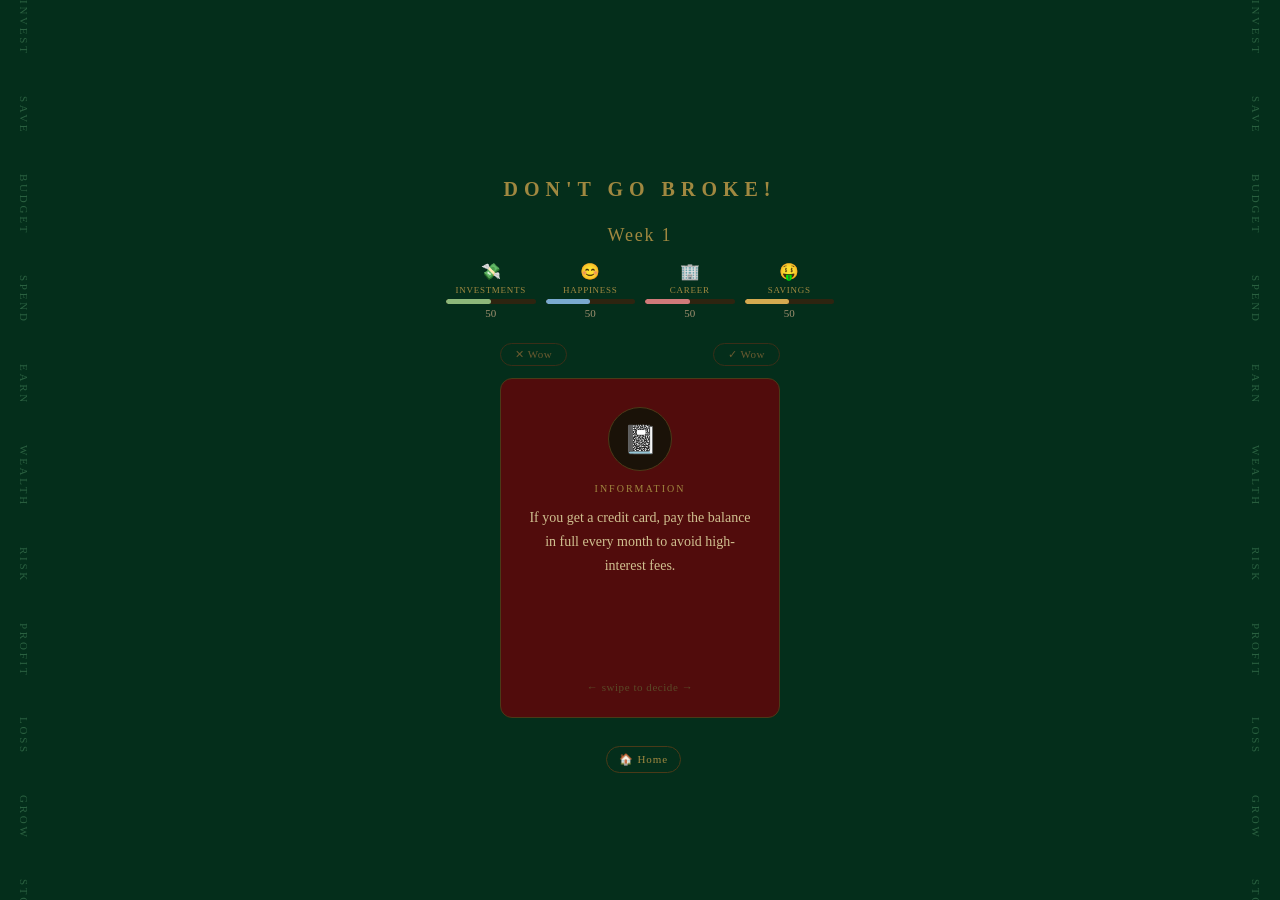
<file: game.html>
<!DOCTYPE html>
<html lang="en">
<head>
  <meta charset="UTF-8" />
  <meta name="viewport" content="width=device-width, initial-scale=1.0" />


  <title>Play Game</title>
  <link rel="icon" href="tab-pic.png" type="image/png">


  <style>

    /* =============================================
       RESET & BASE
    ============================================= */
    * {
      box-sizing: border-box;
      margin: 0;
      padding: 0;
    }

    body {
      font-family: Georgia, 'Times New Roman', serif;
      background: #042e1b;
      color: #f0e6c8;
      min-height: 100vh;
      display: flex;
      align-items: center;
      justify-content: center;
    }

    /* =============================================
       LAYOUT WRAPPER
    ============================================= */
    #app {
      position: relative; /* <--- ADD THIS LINE */
      width: 100%;
      max-width: 420px;
      padding: 3rem 1rem 2rem; /* <--- OPTIONAL: change top padding to 3rem so the button doesn't overlap the title */
      display: flex;
      flex-direction: column;
      align-items: center;
    }

    /* --- ADD THIS NEW BLOCK --- */
    #home-btn {
      position: absolute;
      top: 38.5rem;
      left: 11rem;
      padding: 6px 12px;
      border-radius: 15px;
      border: 1px solid #4a3a18;
      background: transparent;
      color: #a08840;
      font-size: 11px;
      font-family: Georgia, serif;
      letter-spacing: 0.08em;
      cursor: pointer;
      text-decoration: none;
      transition: background 0.2s, color 0.2s;
    }

    #home-btn:hover {
      background: #2a1e08;
      color: #d0aa60;
    }

    /* =============================================
       HEADER / TITLE
    ============================================= */
    #title {
      font-size: 20px;
      letter-spacing: 0.3em;
      text-transform: uppercase;
      color: #a08840;
      margin-bottom: 1.5rem;
    }

    /* =============================================
       SIDE SCROLLING TEXT BANNERS
    ============================================= */
    .side-banner {
      position: fixed;
      top: 0;
      width: 48px;
      height: 100vh;
      overflow: hidden;
      display: flex;
      align-items: flex-start;
      justify-content: center;
      pointer-events: none;
      z-index: 10;
    }

    .side-banner.left  { left: 0; }
    .side-banner.right { right: 0; }

    .banner-track {
      display: flex;
      flex-direction: column;
      gap: 2.5rem;
      animation: scroll-down 18s linear infinite;
      white-space: nowrap;
    }

    /* Right banner scrolls upward */
    .side-banner.right .banner-track {
      animation: scroll-up 18s linear infinite;
    }

    .banner-word {
      font-size: 11px;
      letter-spacing: 0.25em;
      text-transform: uppercase;
      color: #2a6040;
      writing-mode: vertical-rl;
      text-orientation: mixed;
      font-family: Georgia, serif;
    }

    @keyframes scroll-down {
      0%   { transform: translateY(-50%); }
      100% { transform: translateY(0%); }
    }

    @keyframes scroll-up {
      0%   { transform: translateY(0%); }
      100% { transform: translateY(-50%); }
    }
    /* =============================================
       YEAR COUNTER
    ============================================= */
    #year-counter {
      font-size: 18px;
      color: #a08840;
      margin-bottom: 1rem;
      letter-spacing: 0.1em;
    }

    /* =============================================
       STAT BARS (Investments / Happiness / Carrer / Saving)
    ============================================= */
    #stats {
      display: flex;
      gap: 10px;
      width: 100%;
      margin-bottom: 1.5rem;
    }

    .stat {
      flex: 1;
      display: flex;
      flex-direction: column;
      align-items: center;
    }

    .stat-icon {
      font-size: 16px;
      margin-bottom: 4px;
    }

    .stat-label {
      font-size: 9px;
      letter-spacing: 0.08em;
      text-transform: uppercase;
      color: #a08840;
      margin-bottom: 4px;
      font-family: Georgia, serif;
    }

    .stat-bar-bg {
      width: 100%;
      height: 5px;
      background: #2e2410;
      border-radius: 3px;
      overflow: hidden;
    }

    .stat-bar {
      height: 100%;
      border-radius: 3px;
      transition: width 0.4s ease;
    }

    /* Each stat bar has its own colour */
    .stat-bar.investments   { background: #8db87a; }
    .stat-bar.happiness   { background: #7aaad0; }
    .stat-bar.career     { background: #d07a7a; }
    .stat-bar.savings { background: #d4aa50; }

    .stat-val {
      font-size: 11px;
      margin-top: 3px;
      color: #a09070;
    }

    /* =============================================
       CHOICE LABELS (shown left / right of card)
    ============================================= */
    #choice-labels {
      display: flex;
      justify-content: space-between;
      width: 280px;
      margin-bottom: 0.75rem;
    }

    .choice-label {
      font-size: 11px;
      padding: 4px 14px;
      border-radius: 20px;
      border: 1px solid #3a2e18;
      color: #6a5a30;
      letter-spacing: 0.05em;
      transition: background 0.2s, color 0.2s, border-color 0.2s;
      font-family: Georgia, serif;
    }

    .choice-label.active-no {
      background: #3a1a1a;
      color: #d07a7a;
      border-color: #a04040;
    }

    .choice-label.active-yes {
      background: #1a3020;
      color: #8db87a;
      border-color: #508050;
    }

    /* =============================================
       CARD AREA  (the draggable card sits here)
    ============================================= */
    #card-area {
      position: relative;
      width: 280px;
      height: 340px;
      margin-bottom: 1.25rem;
    }

    #card {
      position: absolute;
      width: 100%;
      height: 100%;

      /* Parchment look */
      background: #510c0c;
      border: 1px solid #4a3a18;
      border-radius: 12px;
      padding: 1.75rem 1.5rem 1.5rem;

      display: flex;
      flex-direction: column;
      align-items: center;

      cursor: grab;
      transition: transform 0.15s ease, opacity 0.15s ease;
      will-change: transform;
    }

    #card.dragging {
      cursor: grabbing;
      transition: none; /* disable transition while dragging for responsiveness */
    }

    /* Portrait circle */
    .card-portrait {
      width: 64px;
      height: 64px;
      border-radius: 50%;
      background: #1a1208;
      border: 1px solid #4a3a18;
      display: flex;
      align-items: center;
      justify-content: center;
      font-size: 28px;
      margin-bottom: 0.75rem;
    }

    .card-name {
      font-size: 10px;
      letter-spacing: 0.2em;
      text-transform: uppercase;
      color: #a08840;
      margin-bottom: 0.75rem;
    }

    .card-text {
      font-size: 14px;
      line-height: 1.7;
      text-align: center;
      color: #d0c090;
      flex: 1;
    }

    /* Subtle hint shown on first card */
    #swipe-hint {
      font-size: 11px;
      margin-top: 0.75rem;
      color: #5a4a28;
      letter-spacing: 0.05em;
      opacity: 0;
      transition: opacity 0.4s;
    }

    #swipe-hint.visible {
      opacity: 1;
    }

    /* =============================================
       DEATH / GAME OVER SCREEN
    ============================================= */
    #death-screen {
      display: none;          /* hidden until triggered */
      flex-direction: column;
      align-items: center;
      text-align: center;
      padding: 2rem 1rem;
      min-height: 460px;
      justify-content: center;
    }

    #death-skull {
      font-size: 52px;
      margin-bottom: 1rem;
    }

    #death-title {
      font-size: 20px;
      font-weight: normal;
      margin-bottom: 0.75rem;
      color: #f0e6c8;
    }

    #death-reason {
      font-size: 14px;
      color: #8a7a50;
      line-height: 1.8;
      max-width: 280px;
      margin-bottom: 2rem;
    }

    #restart-btn {
      padding: 10px 28px;
      border-radius: 20px;
      border: 1px solid #4a3a18;
      background: transparent;
      color: #a08840;
      font-size: 13px;
      font-family: Georgia, serif;
      letter-spacing: 0.08em;
      cursor: pointer;
      transition: background 0.2s, color 0.2s;
    }

    #restart-btn:hover {
      background: #2a1e08;
      color: #d0aa60;
    }

  </style>
</head>
<body>

<audio id="game-over-sound">
  <source src="faah-sound.mp3" type="audio/mpeg">
</audio>

<audio id="swipe-sound">
  <source src="ka-ching.mp3" type="audio/mpeg">
</audio>

<audio id="click-sound">
  <source src="click sound.mp3" type="audio/mpeg">
</audio>

<script>
  // Grab the click audio element
  const clickSound = document.getElementById('click-sound');

  // Listen for a click ANYWHERE on the entire webpage
  document.body.addEventListener('click', function(event) {
    
    // 1. Always play the sound, no matter what they clicked
    clickSound.currentTime = 0; 
    clickSound.play();

    // 2. Check if the thing they clicked was a link (an <a> tag)
    // .closest('a') ensures it counts even if they click an image inside a link
    const targetLink = event.target.closest('a');

    // 3. If it WAS a link, do the delay trick so the sound has time to play
    if (targetLink && targetLink.href) {
      
      // Stop the instant page load
      event.preventDefault(); 
      
      // Get the URL
      const destination = targetLink.href;

      // Wait 300 milliseconds, then load the new page
      setTimeout(function() {
        window.location.href = destination;
      }, 300); 
    }
    
    // If it WASN'T a link, the code just naturally stops here, 
    // the sound plays, and they stay on the current page.
  });
</script>



<script>
  // This listens for the very first click anywhere on the page
  document.body.addEventListener('click', function() {
    var audio = document.getElementById("bg-music");
    // If the audio is paused (blocked by browser), this click will force it to play
    if (audio.paused) {
      audio.play();
    }
  }, { once: true }); // The 'once: true' ensures this only triggers on the first click
</script>

  <!-- LEFT BANNER -->
  <div class="side-banner left">
    <div class="banner-track" id="left-track"></div>
  </div>

  <!-- RIGHT BANNER -->
  <div class="side-banner right">
    <div class="banner-track" id="right-track"></div>
  </div>
  <!-- =============================================
       MAIN GAME VIEW
  ============================================= -->
  <div id="app">
    <a href="homepage.html" id="home-btn">🏠 Home</a>

    <div id="title"> <b>DON'T GO BROKE!</b> </div>
    <div id="year-counter">Week 1</div>

    <!-- STAT BARS -->
    <div id="stats">
      <div class="stat">
        <div class="stat-icon">💸</div>
        <div class="stat-label">Investments</div>
        <div class="stat-bar-bg">
          <div class="stat-bar investments" id="bar-investments" style="width: 50%"></div>
        </div>
        <div class="stat-val" id="val-investments">50</div>
      </div>

      <div class="stat">
        <div class="stat-icon">😊</div>
        <div class="stat-label">Happiness</div>
        <div class="stat-bar-bg">
          <div class="stat-bar happiness" id="bar-happiness" style="width: 50%"></div>
        </div>
        <div class="stat-val" id="val-happiness">50</div>
      </div>

      <div class="stat">
        <div class="stat-icon">🏢</div>
        <div class="stat-label">career</div>
        <div class="stat-bar-bg">
          <div class="stat-bar career" id="bar-career" style="width: 50%"></div>
        </div>
        <div class="stat-val" id="val-career">50</div>
      </div>

      <div class="stat">
        <div class="stat-icon">🤑</div>
        <div class="stat-label">Savings</div>
        <div class="stat-bar-bg">
          <div class="stat-bar savings" id="bar-savings" style="width: 50%"></div>
        </div>
        <div class="stat-val" id="val-savings">50</div>
      </div>
    </div>

    <!-- LEFT / RIGHT CHOICE LABELS -->
    <div id="choice-labels">
      <span class="choice-label" id="lbl-no">✕ No</span>
      <span class="choice-label" id="lbl-yes">✓ Yes</span>
    </div>

    <!-- THE CARD -->
    <div id="card-area">
      <div id="card">
        <div class="card-portrait" id="card-portrait"></div>
        <div class="card-name"     id="card-name"></div>
        <div class="card-text"     id="card-text"></div>
        <div id="swipe-hint">← swipe to decide →</div>
      </div>
    </div>

  </div><!-- /#app -->

  <!-- =============================================
       DEATH SCREEN  (hidden initially)
  ============================================= -->
  <div id="death-screen">
    <div id="death-skull">💀</div>
    <h2 id="death-title">You're Dead</h2>
    <p id="death-reason"></p>
    <button id="restart-btn">Start Over</button>
    <br>
    <a href="leaderboard.html" style="color: #a08840; font-size: 12px; font-family: Georgia, serif; text-decoration: underline; margin-top: 10px;">View Leaderboard</a>
  </div>


  <!-- =============================================
       JAVASCRIPT
  ============================================= -->
  <script>
    // -----------------------------------------------
    // BUILD LOOPING SIDE BANNERS
    // -----------------------------------------------
    const bannerWords = [
      'invest', 'save', 'budget', 'spend', 'earn',
      'wealth', 'risk', 'profit', 'loss', 'grow',
      'stocks', 'bonds', 'cash', 'credit', 'debt',
      'happy', 'career', 'broke', 'rich', 'hustle'
    ];

    function buildBanner(trackId) {
      const track = document.getElementById(trackId);
      // Duplicate the list so the loop is seamless (2x content)
      const doubled = [...bannerWords, ...bannerWords];
      doubled.forEach(word => {
        const el = document.createElement('span');
        el.className = 'banner-word';
        el.textContent = word;
        track.appendChild(el);
      });
    }

    buildBanner('left-track');
    buildBanner('right-track');

    // -----------------------------------------------
    // 1. CARD DATA
    //    Each card has: name, portrait emoji, flavour
    //    text, and two choices (yes / no).
    //    Each choice has an effects object that adds
    //    or subtracts from the four stats.
    // -----------------------------------------------
    const cards = [
      {
        name: "Businessman",
        portrait: "👨‍⚖️",
        text: "Do you want to invest in a new business venture?",
        no:  { label: "Refuse",  effects: { investments: -15, happiness:   5, career:  0, savings:  10 } },
        yes: { label: "Accept", effects: { investments:  20, happiness:  0, career:  5, savings: -10 } }
      },
      {
        name: "Information",
        portrait: "📓",
        text: "Saving your money is wise, but did you know that investing can grow your wealth faster",
        no:  { label: "Wow", effects: { investments:  0, happiness:  0, career: 0, savings:  0 } },
        yes: { label: "Wow",    effects: {investments:  0, happiness:  0, career: 0, savings:  0 } }
      },
      {
        name: "Information",
        portrait: "📓",
        text: "50/30/20 Rule: 50% of your income should go to needs, 30% to wants, and 20% to savings/investments",
        no:  { label: "Wow", effects: { investments:  0, happiness:  0, career: 0, savings:  0 } },
        yes: { label: "Wow",    effects: {investments:  0, happiness:  0, career: 0, savings:  0 } }
      },
       {
        name: "Information",
        portrait: "📓",
        text: " If you get a credit card, pay the balance in full every month to avoid high-interest fees.",
        no:  { label: "Wow", effects: { investments:  0, happiness:  0, career: 0, savings:  0 } },
        yes: { label: "Wow",    effects: {investments:  0, happiness:  0, career: 0, savings:  0 } }
      },
      {
        name: "Nigerian Prince",
        portrait: "🤴🏽",
        text: "I'm a Nigerian prince and I need your help! Will you transfer me $10,000?",

        no:  { label: "YES", effects: { investments:  0, happiness:  -5, career: -10, savings:  -10 } },
        yes: { label: "This seems like a scam!",    effects: { investments:  0, happiness: 5, career:  0, savings: 10 } }
      },
    
      {
        name: "Homeless Man",
        portrait: "👴",
        text: "Spare some change?",
        no:  { label: "No",   effects: { investments:  0, happiness: -20, career:  0, savings:  15 } },
        yes: { label: "Spare some", effects: { investments:  0, happiness:  20, career:  0, savings: -15 } }
      },
      {
        name: "School",
        portrait: "🏫",
        text: "We're taking money out of your paycheck for taxes",
        no:  { label: "What?", effects: { investments:  0, happiness:  -10, career:  0, savings:  -10 } },
        yes: { label: "What?",  effects: { investments:  0, happiness: -10, career:  0, savings:  -10 } }
      },
      {
        name: "Green Gummy Bear",
        portrait: "🐻",
        text: "I'm a green gummy bear and I'm going to eat you",
        no:  { label: "Ok!!!",    effects: { investments:  0, happiness:  -90, career: 0, savings:   0 } },
        yes: { label: "Run Away",      effects: { investments: 0, happiness: 5, career: 0, savings: 0 } }
      },
      {
        name: "Criminal",
        portrait: "🦹",
        text: "Give me all your money or else!",
        no:  { label: "Nah I'd Win",    effects: { investments:  0, happiness:  -30, career: 0, savings:   -10 } },
        yes: { label: "OKOKOK",      effects: { investments: 0, happiness: -5, career: 0, savings: -10 } }
      },
      {
        name: "Mr. Stock Market",
        portrait: "📈",
        text: "The Stock Market is going up do you want to invest?",
        no:  { label: "No", effects: { investments:  -20, happiness: 0, career: 0, savings:  10 } },
        yes: { label: "Yes",  effects: { investments:  20, happiness:  0, career:  0, savings: -10 } }
      },
      {
        name: "Funny Clown Guy",
        portrait: "🤡",
        text: "Do you want to see an awesome magic trick that will blow your mind for 10 dollars?",
        no:  { label: "No",  effects: { investments:  0, happiness: -10, career:  0, savings:  10 } },
        yes: { label: "Yes", effects: { investments: 0, happiness:  20, career:  5, savings: -20 } }
      },
      {
        name: "Umbrella Corp(Evil)",
        portrait: "☂️",
        text: "Do you want to invest in bio engineering new life forms?",
        no:  { label: "No",  effects: { investments:  10, happiness:  5, career: 5, savings:   5 } },
        yes: { label: "Yes",   effects: { investments: -10, happiness: -10, career:  10, savings:  -5 } }
      },
      {
        name: "Car Crash",
        portrait: "🏎️",
        text: "You got in a car crash! Do you want to sue the other driver for compensation?",
        no:  { label: "No need",  effects: { investments:  -5, happiness:  5, career:  0, savings:  -10 } },
        yes: { label: "I'M SUEING THEM",  effects: { investments: 10, happiness:  0, career:  0, savings: 10 } }
      },
      {
        name: "Movies",
        portrait: "🎥",
        text: "You're invited to a movie premiere. Will you go?",
        no:  { label: "Stay home",  effects: { investments: 0, happiness:  -10, career:   0, savings:  10 } },
        yes: { label: "Go to the premiere", effects: { investments:  0, happiness: 10, career: 0, savings: -10 } }
      }
    ];

    // -----------------------------------------------
    // 2. DEATH MESSAGES
    //    Keyed by stat name and whether it hit 0 (low)
    //    or 100 (high).
    // -----------------------------------------------
    const deathReasons = {
      investments: {
        low:  "You've depleted your investments. Without capital, you've lost all support.",
        high: "Too invested, perhaps? But investment can be a burden too."
      },
      happiness: {
        low:  "You've become so unhappy that you cannot continue.",
        high: "Too happy, perhaps? But happiness can be a burden too."
      },
      career: {
        low:  "Jobless and hopeless, you've lost all purpose.",
        high: "Too successful, perhaps? But success can be a burden too."
      },
      savings: {
        low:  "You've run out of money. Unable to pay your bills, you've lost all resources.",
        high: "Too wealthy, perhaps? But wealth can be a burden too."
      }
    };

    // -----------------------------------------------
    // 3. GAME STATE
    // -----------------------------------------------
    let stats = { investments: 50, happiness: 50, career: 50, savings: 50 };
    let year  = 1;
    let cardQueue   = [];
    let hintShown   = false;
    let currentCard = null;

    // -----------------------------------------------
    // 4. UTILITY: Fisher-Yates shuffle
    // -----------------------------------------------
    function shuffle(array) {
      for (let i = array.length - 1; i > 0; i--) {
        const j = Math.floor(Math.random() * (i + 1));
        [ array[i], array[j] ] = [ array[j], array[i] ];
      }
      return array;
    }

    function refillQueue() {
      cardQueue = shuffle([...cards]); // spread so we don't mutate original
    }

    // -----------------------------------------------
    // 5. DRAW NEXT CARD
    // -----------------------------------------------
    function nextCard() {
      if (cardQueue.length === 0) refillQueue();

      currentCard = cardQueue.pop();

      // Populate the card DOM elements
      document.getElementById('card-portrait').textContent = currentCard.portrait;
      document.getElementById('card-name').textContent     = currentCard.name;
      document.getElementById('card-text').textContent     = currentCard.text;
      document.getElementById('lbl-no').textContent        = '✕ ' + currentCard.no.label;
      document.getElementById('lbl-yes').textContent       = '✓ ' + currentCard.yes.label;

      // Reset labels to default style
      document.getElementById('lbl-no').className  = 'choice-label';
      document.getElementById('lbl-yes').className = 'choice-label';

      resetCardPosition();

      // Show hint on first card only
      if (!hintShown) {
        document.getElementById('swipe-hint').classList.add('visible');
      }
    }

    function resetCardPosition() {
      const card = document.getElementById('card');
      card.style.transform  = '';
      card.style.opacity    = '';
      card.style.transition = '';
    }

    // -----------------------------------------------
    // 6. UPDATE THE STAT BARS IN THE DOM
    // -----------------------------------------------
    function updateStats() {
      for (const [key, value] of Object.entries(stats)) {
        const clamped = Math.max(0, Math.min(100, value));
        document.getElementById('bar-' + key).style.width = clamped + '%';
        document.getElementById('val-' + key).textContent  = clamped;
      }
      document.getElementById('year-counter').textContent = 'Week ' + year;
    }

    // -----------------------------------------------
    // 7. APPLY A CHOICE (called after a confirmed swipe)
    //    choice = 'yes' or 'no'
    // -----------------------------------------------
    function applyChoice(choice) {
      hintShown = true;
      document.getElementById('swipe-hint').classList.remove('visible');

      // Add each effect to the corresponding stat
      const effects = currentCard[choice].effects;
      for (const [key, delta] of Object.entries(effects)) {
        stats[key] = (stats[key] || 0) + delta;
      }

      year++;
      updateStats();
      checkDeath();

      // Only draw next card if the game is still running
      if (document.getElementById('app').style.display !== 'none') {
        nextCard();
      }
    }

    // -----------------------------------------------
    // 8. CHECK IF ANY STAT HIT 0 OR 100
    // -----------------------------------------------
    function checkDeath() {
      for (const stat of ['investments', 'happiness', 'career', 'savings']) {
        if (stats[stat] <= 0)   { showDeath(stat, 'low');  return; }
        if (stats[stat] >= 100) { showDeath(stat, 'high'); return; }
      }
    }

    // -----------------------------------------------
    // 9. SHOW DEATH SCREEN
    // -----------------------------------------------
    // -----------------------------------------------
    // 9. SHOW DEATH SCREEN
    // -----------------------------------------------
    function showDeath(stat, type) {
      document.getElementById('app').style.display          = 'none';
      document.getElementById('death-screen').style.display = 'flex';
      document.getElementById('death-title').textContent    = 'You lasted ' + year + ' weeks';
      document.getElementById('death-reason').textContent   = deathReasons[stat][type];

      // --- NEW: Play the game over sound instantly ---
      const gameOverSound = document.getElementById('game-over-sound');
      gameOverSound.currentTime = 0;
      gameOverSound.play();

      // Save the score when the player dies
      saveScore(year);
    }

    // New function to handle saving
    function saveScore(finalWeek) {
      let scores = JSON.parse(localStorage.getItem('dontGoBrokeScores')) || [];
      
      // Save it under "weeks" instead of "years"
      scores.push({ weeks: finalWeek });
      
      // Sort highest weeks first
      scores.sort((a, b) => b.weeks - a.weeks);
      
      // Keep top 10
      scores = scores.slice(0, 10);
      
      localStorage.setItem('dontGoBrokeScores', JSON.stringify(scores));
    }

    // -----------------------------------------------
    // 10. RESTART BUTTON
    // -----------------------------------------------
    document.getElementById('restart-btn').addEventListener('click', () => {
      stats     = { investments: 50, happiness: 50, career: 50, savings: 50 };
      year      = 1;
      hintShown = false;

      refillQueue();
      updateStats();

      document.getElementById('death-screen').style.display = 'none';
      document.getElementById('app').style.display          = 'flex';

      nextCard();
    });

    // -----------------------------------------------
    // 11. DRAG / SWIPE LOGIC
    //
    //   Three phases:
    //   - onStart : record starting X, mark dragging
    //   - onMove  : translate the card, tilt it, update labels
    //   - onEnd   : if moved far enough → commit choice;
    //               otherwise snap back
    // -----------------------------------------------
    const cardEl = document.getElementById('card');
    const THRESHOLD = 90; // pixels needed to commit a swipe

    let startX   = 0;
    let currentX = 0;
    let isDragging = false;

    function onStart(x) {
      startX     = x;
      isDragging = true;
      cardEl.classList.add('dragging');
    }

    function onMove(x) {
      if (!isDragging) return;

      currentX = x - startX;

      // Rotate slightly as you drag (max ~8°)
      const rotation = currentX * 0.08;
      const opacity  = Math.max(0.3, 1 - Math.abs(currentX) / 300);

      cardEl.style.transform = `translateX(${currentX}px) rotate(${rotation}deg)`;
      cardEl.style.opacity   = opacity;

      // Highlight the matching choice label
      const noLabel  = document.getElementById('lbl-no');
      const yesLabel = document.getElementById('lbl-yes');

      if (currentX < -40) {
        noLabel.className  = 'choice-label active-no';
        yesLabel.className = 'choice-label';
      } else if (currentX > 40) {
        yesLabel.className = 'choice-label active-yes';
        noLabel.className  = 'choice-label';
      } else {
        noLabel.className  = 'choice-label';
        yesLabel.className = 'choice-label';
      }
    }

    function onEnd() {
      if (!isDragging) return;
      isDragging = false;
      cardEl.classList.remove('dragging');

      // Grab the swipe sound element
      const swipeSound = document.getElementById('swipe-sound');

      if (currentX < -THRESHOLD) {
        // --- Swiped LEFT → No ---
        
        // Reset and play the sound instantly
        swipeSound.currentTime = 0; 
        swipeSound.play();

        cardEl.style.transition = 'transform 0.25s ease, opacity 0.25s ease';
        cardEl.style.transform  = 'translateX(-500px) rotate(-20deg)';
        cardEl.style.opacity    = '0';
        setTimeout(() => applyChoice('no'), 250);

      } else if (currentX > THRESHOLD) {
        // --- Swiped RIGHT → Yes ---
        
        // Reset and play the sound instantly
        swipeSound.currentTime = 0; 
        swipeSound.play();

        cardEl.style.transition = 'transform 0.25s ease, opacity 0.25s ease';
        cardEl.style.transform  = 'translateX(500px) rotate(20deg)';
        cardEl.style.opacity    = '0';
        setTimeout(() => applyChoice('yes'), 250);

      } else {
        // --- Not far enough → snap back ---
        resetCardPosition();
        document.getElementById('lbl-no').className  = 'choice-label';
        document.getElementById('lbl-yes').className = 'choice-label';
      }

      currentX = 0;
    }

    // Mouse events
    cardEl.addEventListener('mousedown', (e) => { onStart(e.clientX); e.preventDefault(); });
    window.addEventListener('mousemove', (e) => { if (isDragging) onMove(e.clientX); });
    window.addEventListener('mouseup',   onEnd);

    // Touch events (mobile)
    cardEl.addEventListener('touchstart', (e) => { onStart(e.touches[0].clientX); }, { passive: true });
    window.addEventListener('touchmove',  (e) => { if (isDragging) onMove(e.touches[0].clientX); }, { passive: true });
    window.addEventListener('touchend',   onEnd);

    // -----------------------------------------------
    // 12. KICK THINGS OFF
    // -----------------------------------------------
    refillQueue();
    nextCard();
    updateStats();

  </script>
</body>
</html>
</file>
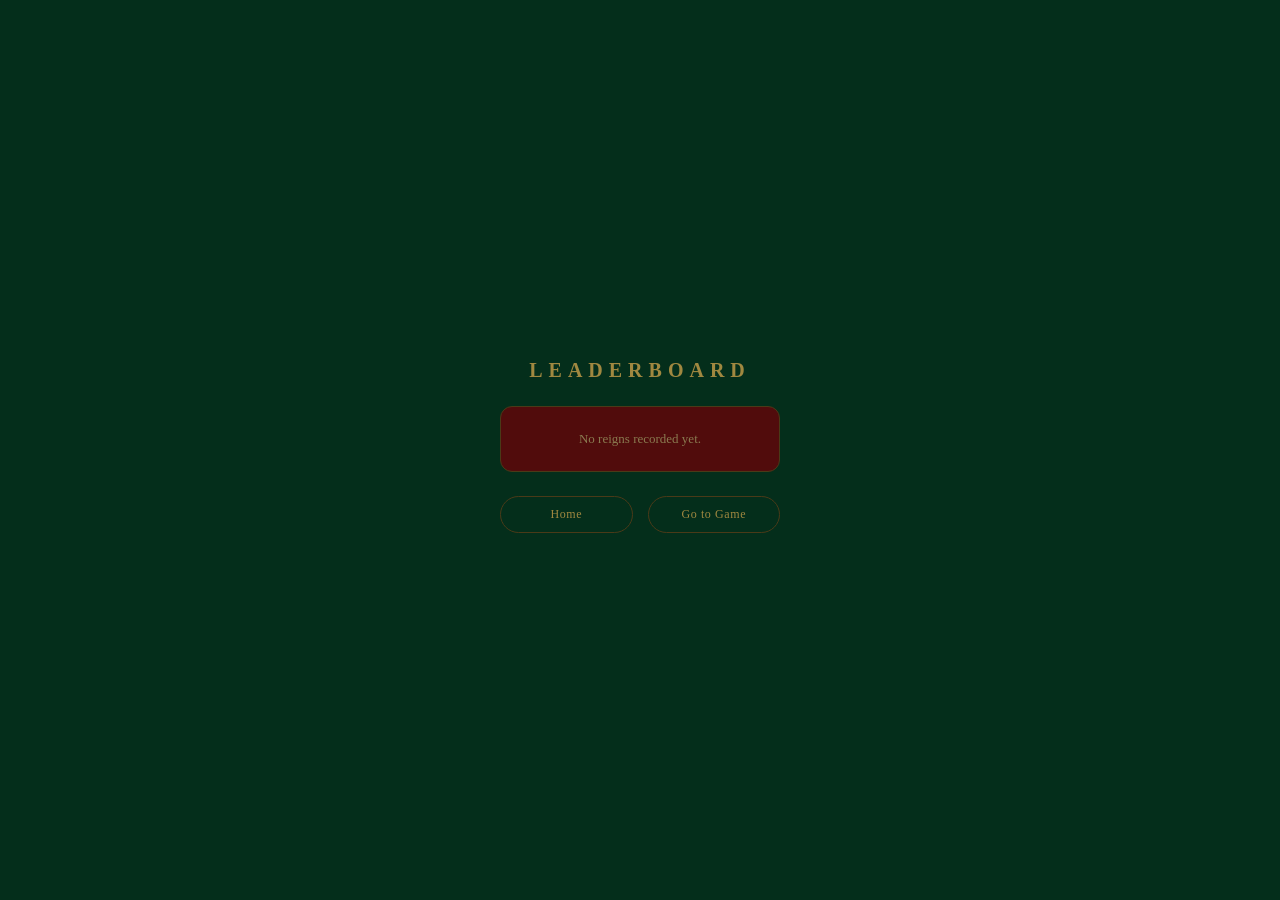
<file: leaderboard.html>
<!DOCTYPE html>
<html lang="en">
<head>
  <meta charset="UTF-8" />
  <meta name="viewport" content="width=device-width, initial-scale=1.0" />
  <title>Leaderboard</title>
  <link rel="icon" href="tab-pic.png" type="image/png">
  <style>
    * { box-sizing: border-box; margin: 0; padding: 0; }
    body {
      font-family: Georgia, 'Times New Roman', serif;
      background: #042e1b;
      color: #f0e6c8;
      min-height: 100vh;
      display: flex;
      align-items: center;
      justify-content: center;
    }
    #app {
      width: 100%;
      max-width: 420px;
      padding: 1.5rem 1rem 2rem;
      display: flex;
      flex-direction: column;
      align-items: center;
    }
    #title {
      font-size: 20px;
      letter-spacing: 0.3em;
      text-transform: uppercase;
      color: #a08840;
      margin-bottom: 1.5rem;
      text-align: center;
    }
    #leaderboard-container {
      background: #510c0c;
      border: 1px solid #4a3a18;
      border-radius: 12px;
      width: 280px;
      padding: 1.5rem;
      margin-bottom: 1.5rem;
    }
    .score-entry {
      display: flex;
      justify-content: space-between;
      border-bottom: 1px dashed #4a3a18;
      padding: 8px 0;
      font-size: 14px;
      color: #d0c090;
    }
    .score-entry:last-child {
      border-bottom: none;
    }
    .rank {
      color: #a08840;
      font-weight: bold;
    }

    /* Container to hold both buttons side by side */
    #button-group {
      display: flex;
      gap: 15px; /* Space between buttons */
      width: 280px;
      justify-content: center;
    }

    /* Shared style for both buttons */
    .nav-btn {
      padding: 10px 18px;
      border-radius: 20px;
      border: 1px solid #4a3a18;
      background: transparent;
      color: #a08840;
      font-size: 12px;
      font-family: Georgia, serif;
      letter-spacing: 0.05em;
      cursor: pointer;
      transition: background 0.2s, color 0.2s;
      text-decoration: none;
      text-align: center;
      flex: 1; /* Makes both buttons equal width */
    }
    
    .nav-btn:hover {
      background: #2a1e08;
      color: #d0aa60;
    }
  </style>
</head>
<body>


<audio id="click-sound">
  <source src="click sound.mp3" type="audio/mpeg">
</audio>

<script>
  // Grab the click audio element
  const clickSound = document.getElementById('click-sound');

  // Listen for a click ANYWHERE on the entire webpage
  document.body.addEventListener('click', function(event) {
    
    // 1. Always play the sound, no matter what they clicked
    clickSound.currentTime = 0; 
    clickSound.play();

    // 2. Check if the thing they clicked was a link (an <a> tag)
    // .closest('a') ensures it counts even if they click an image inside a link
    const targetLink = event.target.closest('a');

    // 3. If it WAS a link, do the delay trick so the sound has time to play
    if (targetLink && targetLink.href) {
      
      // Stop the instant page load
      event.preventDefault(); 
      
      // Get the URL
      const destination = targetLink.href;

      // Wait 300 milliseconds, then load the new page
      setTimeout(function() {
        window.location.href = destination;
      }, 300); 
    }
    
    // If it WASN'T a link, the code just naturally stops here, 
    // the sound plays, and they stay on the current page.
  });
</script>

  <div id="app">
    <div id="title"> <b>LEADERBOARD</b> </div>

    <div id="leaderboard-container">
      <div id="score-list">
        </div>
    </div>

    <div id="button-group">
      <a href="homepage.html" class="nav-btn">Home</a>
      <a href="game.html" class="nav-btn">Go to Game</a>
      
    </div>
  </div>

  <script>
    const scores = JSON.parse(localStorage.getItem('dontGoBrokeScores')) || [];
    const scoreList = document.getElementById('score-list');

    if (scores.length === 0) {
      scoreList.innerHTML = '<div style="text-align: center; color: #8a7a50; font-size: 13px;">No reigns recorded yet.</div>';
    } else {
      scores.forEach((score, index) => {
        const entry = document.createElement('div');
        entry.className = 'score-entry';
        
        const rankDisplay = index === 0 ? '👑 1' : index + 1;

        entry.innerHTML = `
          <span class="rank">#${rankDisplay}</span>
          <span>${score.weeks} Weeks</span>
        `;
        scoreList.appendChild(entry);
      });
    }
  </script>
</body>
</html>
</file>
